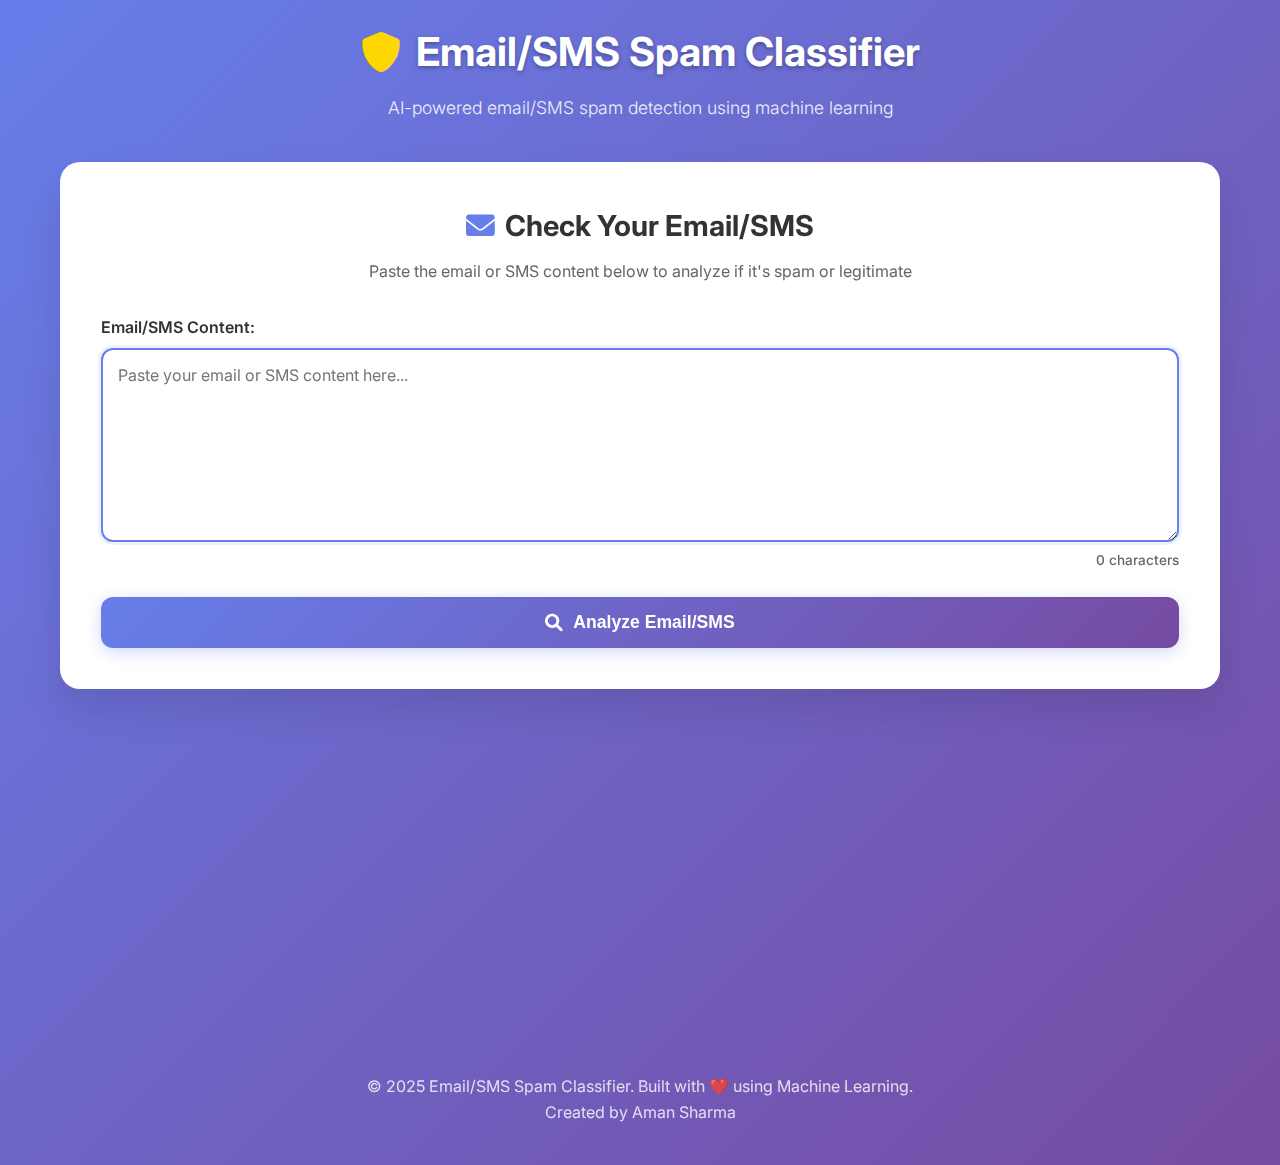
<file: index.html>
<!DOCTYPE html>
<html lang="en">
<head>
    <meta charset="UTF-8">
    <meta name="viewport" content="width=device-width, initial-scale=1.0">
    <title>Email/SMS Spam Classifier</title>
    <link rel="stylesheet" href="styles.css">
    <link href="https://fonts.googleapis.com/css2?family=Inter:wght@300;400;500;600;700&display=swap" rel="stylesheet">
    <link rel="stylesheet" href="https://cdnjs.cloudflare.com/ajax/libs/font-awesome/6.0.0/css/all.min.css">
</head>
<body>
    <div class="container">
        <header class="header">
            <div class="logo">
                <i class="fas fa-shield-alt"></i>
                <h1>Email/SMS Spam Classifier</h1>
            </div>
            <p class="subtitle">AI-powered email/SMS spam detection using machine learning</p>
        </header>

        <main class="main-content">
            <div class="classifier-card">
                <div class="card-header">
                    <h2><i class="fas fa-envelope"></i> Check Your Email/SMS</h2>
                    <p>Paste the email or SMS content below to analyze if it's spam or legitimate</p>
                </div>

                <form id="spamForm" class="form">
                    <div class="input-group">
                        <label for="emailText">Email/SMS Content:</label>
                        <textarea 
                            id="emailText" 
                            name="emailText" 
                            placeholder="Paste your email or SMS content here..."
                            rows="8"
                            required
                        ></textarea>
                        <div class="char-counter">
                            <span id="charCount">0</span> characters
                        </div>
                    </div>

                    <button type="submit" class="submit-btn" id="submitBtn">
                        <i class="fas fa-search"></i>
                        Analyze Email/SMS
                    </button>
                </form>

                <div id="result" class="result-section" style="display: none;">
                    <div class="result-header">
                        <h3>Analysis Result</h3>
                    </div>
                    <div id="resultContent" class="result-content">
                        <!-- Result will be inserted here -->
                    </div>
                </div>

                <div id="loading" class="loading" style="display: none;">
                    <div class="spinner"></div>
                    <p>Analyzing your email/SMS...</p>
                </div>
            </div>

            <div class="info-cards">
                <div class="info-card">
                    <div class="info-icon">
                        <i class="fas fa-robot"></i>
                    </div>
                    <h3>AI Powered</h3>
                    <p>Uses advanced machine learning algorithms to detect spam patterns with high accuracy.</p>
                </div>

                <div class="info-card">
                    <div class="info-icon">
                        <i class="fas fa-bolt"></i>
                    </div>
                    <h3>Fast Analysis</h3>
                    <p>Get instant results with our optimized classification system.</p>
                </div>

                <div class="info-card">
                    <div class="info-icon">
                        <i class="fas fa-lock"></i>
                    </div>
                    <h3>Privacy First</h3>
                    <p>Your email/SMS content is processed securely and not stored on our servers.</p>
                </div>
            </div>
        </main>

        <footer class="footer">
            <p>&copy; 2025 Email/SMS Spam Classifier. Built with ❤️ using Machine Learning.<br>Created by Aman Sharma</p>
        </footer>
    </div>

    <script src="script.js"></script>
</body>
</html>
</file>
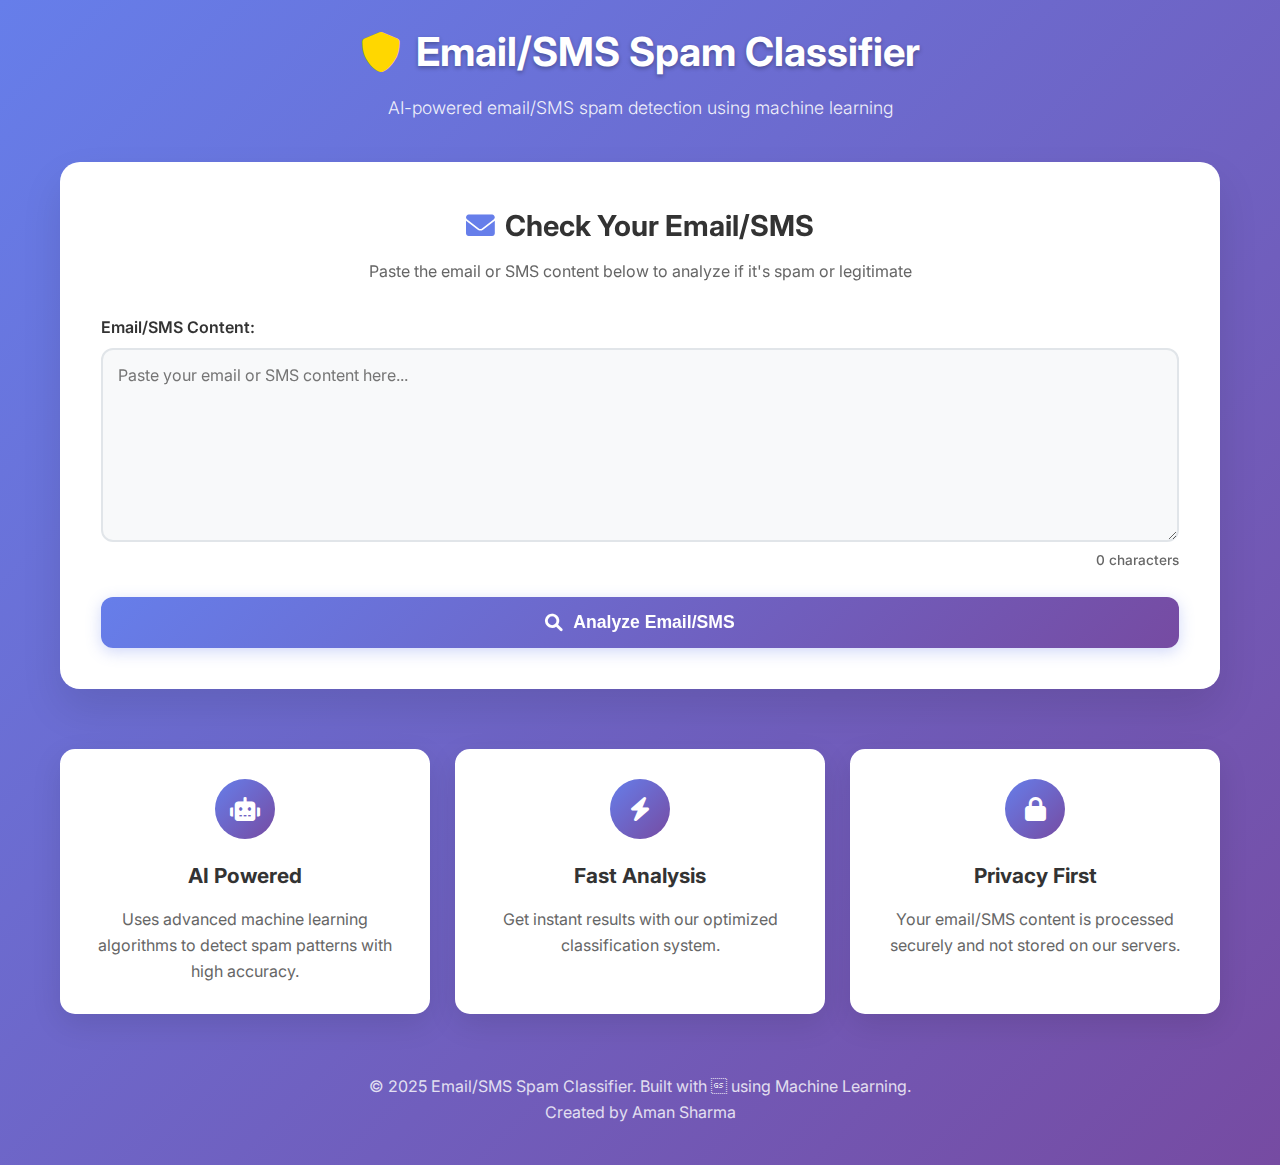
<file: backend/static/index.html>
<!DOCTYPE html>
<html lang="en">
<head>
    <meta charset="UTF-8">
    <meta name="viewport" content="width=device-width, initial-scale=1.0">
    <title>Email/SMS Spam Classifier</title>
    <link rel="stylesheet" href="styles.css">
    <link href="https://fonts.googleapis.com/css2?family=Inter:wght@300;400;500;600;700&display=swap" rel="stylesheet">
    <link rel="stylesheet" href="https://cdnjs.cloudflare.com/ajax/libs/font-awesome/6.0.0/css/all.min.css">
</head>
<body>
    <div class="container">
        <header class="header">
            <div class="logo">
                <i class="fas fa-shield-alt"></i>
                <h1>Email/SMS Spam Classifier</h1>
            </div>
            <p class="subtitle">AI-powered email/SMS spam detection using machine learning</p>
        </header>

        <main class="main-content">
            <div class="classifier-card">
                <div class="card-header">
                    <h2><i class="fas fa-envelope"></i> Check Your Email/SMS</h2>
                    <p>Paste the email or SMS content below to analyze if it's spam or legitimate</p>
                </div>

                <form id="spamForm" class="form">
                    <div class="input-group">
                        <label for="emailText">Email/SMS Content:</label>
                        <textarea 
                            id="emailText" 
                            name="emailText" 
                            placeholder="Paste your email or SMS content here..."
                            rows="8"
                            required
                        ></textarea>
                        <div class="char-counter">
                            <span id="charCount">0</span> characters
                        </div>
                    </div>

                    <button type="submit" class="submit-btn" id="submitBtn">
                        <i class="fas fa-search"></i>
                        Analyze Email/SMS
                    </button>
                </form>

                <div id="result" class="result-section" style="display: none;">
                    <div class="result-header">
                        <h3>Analysis Result</h3>
                    </div>
                    <div id="resultContent" class="result-content">
                        <!-- Result will be inserted here -->
                    </div>
                </div>

                <div id="loading" class="loading" style="display: none;">
                    <div class="spinner"></div>
                    <p>Analyzing your email/SMS...</p>
                </div>
            </div>

            <div class="info-cards">
                <div class="info-card">
                    <div class="info-icon">
                        <i class="fas fa-robot"></i>
                    </div>
                    <h3>AI Powered</h3>
                    <p>Uses advanced machine learning algorithms to detect spam patterns with high accuracy.</p>
                </div>

                <div class="info-card">
                    <div class="info-icon">
                        <i class="fas fa-bolt"></i>
                    </div>
                    <h3>Fast Analysis</h3>
                    <p>Get instant results with our optimized classification system.</p>
                </div>

                <div class="info-card">
                    <div class="info-icon">
                        <i class="fas fa-lock"></i>
                    </div>
                    <h3>Privacy First</h3>
                    <p>Your email/SMS content is processed securely and not stored on our servers.</p>
                </div>
            </div>
        </main>

        <footer class="footer">
            <p>&copy; 2025 Email/SMS Spam Classifier. Built with  using Machine Learning.<br>Created by Aman Sharma</p>
        </footer>
    </div>

    <script src="script.js"></script>
</body>
</html>
</file>
<file: styles.css>
/* Reset and base styles */
* {
    margin: 0;
    padding: 0;
    box-sizing: border-box;
}

body {
    font-family: 'Inter', sans-serif;
    background: linear-gradient(135deg, #667eea 0%, #764ba2 100%);
    min-height: 100vh;
    color: #333;
    line-height: 1.6;
}

.container {
    max-width: 1200px;
    margin: 0 auto;
    padding: 20px;
    min-height: 100vh;
    display: flex;
    flex-direction: column;
}

/* Header styles */
.header {
    text-align: center;
    margin-bottom: 40px;
    color: white;
}

.logo {
    display: flex;
    align-items: center;
    justify-content: center;
    gap: 15px;
    margin-bottom: 10px;
}

.logo i {
    font-size: 2.5rem;
    color: #ffd700;
}

.logo h1 {
    font-size: 2.5rem;
    font-weight: 700;
    text-shadow: 0 2px 4px rgba(0,0,0,0.3);
}

.subtitle {
    font-size: 1.1rem;
    opacity: 0.9;
    font-weight: 300;
}

/* Main content */
.main-content {
    flex: 1;
    display: flex;
    flex-direction: column;
    gap: 40px;
}

/* Classifier card */
.classifier-card {
    background: white;
    border-radius: 20px;
    padding: 40px;
    box-shadow: 0 20px 40px rgba(0,0,0,0.1);
    backdrop-filter: blur(10px);
    border: 1px solid rgba(255,255,255,0.2);
}

.card-header {
    text-align: center;
    margin-bottom: 30px;
}

.card-header h2 {
    font-size: 1.8rem;
    color: #333;
    margin-bottom: 10px;
    display: flex;
    align-items: center;
    justify-content: center;
    gap: 10px;
}

.card-header h2 i {
    color: #667eea;
}

.card-header p {
    color: #666;
    font-size: 1rem;
}

/* Form styles */
.form {
    display: flex;
    flex-direction: column;
    gap: 25px;
}

.input-group {
    display: flex;
    flex-direction: column;
    gap: 8px;
}

.input-group label {
    font-weight: 600;
    color: #333;
    font-size: 1rem;
}

.input-group textarea {
    width: 100%;
    padding: 15px;
    border: 2px solid #e1e5e9;
    border-radius: 12px;
    font-family: inherit;
    font-size: 1rem;
    resize: vertical;
    transition: all 0.3s ease;
    background: #f8f9fa;
}

.input-group textarea:focus {
    outline: none;
    border-color: #667eea;
    background: white;
    box-shadow: 0 0 0 3px rgba(102, 126, 234, 0.1);
}

.char-counter {
    text-align: right;
    font-size: 0.85rem;
    color: #666;
    font-weight: 500;
}

/* Submit button */
.submit-btn {
    background: linear-gradient(135deg, #667eea 0%, #764ba2 100%);
    color: white;
    border: none;
    padding: 15px 30px;
    border-radius: 12px;
    font-size: 1.1rem;
    font-weight: 600;
    cursor: pointer;
    transition: all 0.3s ease;
    display: flex;
    align-items: center;
    justify-content: center;
    gap: 10px;
    box-shadow: 0 4px 15px rgba(102, 126, 234, 0.3);
}

.submit-btn:hover {
    transform: translateY(-2px);
    box-shadow: 0 8px 25px rgba(102, 126, 234, 0.4);
}

.submit-btn:active {
    transform: translateY(0);
}

.submit-btn:disabled {
    opacity: 0.6;
    cursor: not-allowed;
    transform: none;
}

/* Result section */
.result-section {
    margin-top: 30px;
    padding: 25px;
    border-radius: 15px;
    border: 2px solid #e1e5e9;
    background: #f8f9fa;
}

.result-header h3 {
    color: #333;
    margin-bottom: 15px;
    font-size: 1.3rem;
}

.result-content {
    display: flex;
    align-items: center;
    gap: 15px;
    padding: 15px;
    border-radius: 10px;
    font-weight: 600;
    font-size: 1.1rem;
}

.result-spam {
    background: #ffe6e6;
    color: #d63031;
    border: 1px solid #fab1a0;
}

.result-not-spam {
    background: #e6ffe6;
    color: #00b894;
    border: 1px solid #55a3ff;
}

.result-icon {
    font-size: 1.5rem;
}

/* Loading animation */
.loading {
    text-align: center;
    padding: 30px;
}

.spinner {
    width: 40px;
    height: 40px;
    border: 4px solid #f3f3f3;
    border-top: 4px solid #667eea;
    border-radius: 50%;
    animation: spin 1s linear infinite;
    margin: 0 auto 15px;
}

@keyframes spin {
    0% { transform: rotate(0deg); }
    100% { transform: rotate(360deg); }
}

.loading p {
    color: #666;
    font-weight: 500;
}

/* Info cards */
.info-cards {
    display: grid;
    grid-template-columns: repeat(auto-fit, minmax(300px, 1fr));
    gap: 25px;
    margin-top: 20px;
}

.info-card {
    background: white;
    padding: 30px;
    border-radius: 15px;
    text-align: center;
    box-shadow: 0 10px 30px rgba(0,0,0,0.1);
    transition: transform 0.3s ease;
}

.info-card:hover {
    transform: translateY(-5px);
}

.info-icon {
    width: 60px;
    height: 60px;
    background: linear-gradient(135deg, #667eea 0%, #764ba2 100%);
    border-radius: 50%;
    display: flex;
    align-items: center;
    justify-content: center;
    margin: 0 auto 20px;
}

.info-icon i {
    font-size: 1.5rem;
    color: white;
}

.info-card h3 {
    color: #333;
    margin-bottom: 15px;
    font-size: 1.3rem;
}

.info-card p {
    color: #666;
    line-height: 1.6;
}

/* Footer */
.footer {
    text-align: center;
    margin-top: 40px;
    padding: 20px;
    color: white;
    opacity: 0.8;
}

/* Responsive design */
@media (max-width: 768px) {
    .container {
        padding: 15px;
    }
    
    .logo h1 {
        font-size: 2rem;
    }
    
    .classifier-card {
        padding: 25px;
    }
    
    .info-cards {
        grid-template-columns: 1fr;
    }
    
    .card-header h2 {
        font-size: 1.5rem;
    }
}

@media (max-width: 480px) {
    .logo {
        flex-direction: column;
        gap: 10px;
    }
    
    .logo h1 {
        font-size: 1.8rem;
    }
    
    .classifier-card {
        padding: 20px;
    }
    
    .submit-btn {
        padding: 12px 25px;
        font-size: 1rem;
    }
}

/* Animation for result appearance */
@keyframes fadeInUp {
    from {
        opacity: 0;
        transform: translateY(20px);
    }
    to {
        opacity: 1;
        transform: translateY(0);
    }
}

.result-section {
    animation: fadeInUp 0.5s ease-out;
}
</file>
<file: backend/static/styles.css>
/* Reset and base styles */
* {
    margin: 0;
    padding: 0;
    box-sizing: border-box;
}

body {
    font-family: 'Inter', sans-serif;
    background: linear-gradient(135deg, #667eea 0%, #764ba2 100%);
    min-height: 100vh;
    color: #333;
    line-height: 1.6;
}

.container {
    max-width: 1200px;
    margin: 0 auto;
    padding: 20px;
    min-height: 100vh;
    display: flex;
    flex-direction: column;
}

/* Header styles */
.header {
    text-align: center;
    margin-bottom: 40px;
    color: white;
}

.logo {
    display: flex;
    align-items: center;
    justify-content: center;
    gap: 15px;
    margin-bottom: 10px;
}

.logo i {
    font-size: 2.5rem;
    color: #ffd700;
}

.logo h1 {
    font-size: 2.5rem;
    font-weight: 700;
    text-shadow: 0 2px 4px rgba(0,0,0,0.3);
}

.subtitle {
    font-size: 1.1rem;
    opacity: 0.9;
    font-weight: 300;
}

/* Main content */
.main-content {
    flex: 1;
    display: flex;
    flex-direction: column;
    gap: 40px;
}

/* Classifier card */
.classifier-card {
    background: white;
    border-radius: 20px;
    padding: 40px;
    box-shadow: 0 20px 40px rgba(0,0,0,0.1);
    backdrop-filter: blur(10px);
    border: 1px solid rgba(255,255,255,0.2);
}

.card-header {
    text-align: center;
    margin-bottom: 30px;
}

.card-header h2 {
    font-size: 1.8rem;
    color: #333;
    margin-bottom: 10px;
    display: flex;
    align-items: center;
    justify-content: center;
    gap: 10px;
}

.card-header h2 i {
    color: #667eea;
}

.card-header p {
    color: #666;
    font-size: 1rem;
}

/* Form styles */
.form {
    display: flex;
    flex-direction: column;
    gap: 25px;
}

.input-group {
    display: flex;
    flex-direction: column;
    gap: 8px;
}

.input-group label {
    font-weight: 600;
    color: #333;
    font-size: 1rem;
}

.input-group textarea {
    width: 100%;
    padding: 15px;
    border: 2px solid #e1e5e9;
    border-radius: 12px;
    font-family: inherit;
    font-size: 1rem;
    resize: vertical;
    transition: all 0.3s ease;
    background: #f8f9fa;
}

.input-group textarea:focus {
    outline: none;
    border-color: #667eea;
    background: white;
    box-shadow: 0 0 0 3px rgba(102, 126, 234, 0.1);
}

.char-counter {
    text-align: right;
    font-size: 0.85rem;
    color: #666;
    font-weight: 500;
}

/* Submit button */
.submit-btn {
    background: linear-gradient(135deg, #667eea 0%, #764ba2 100%);
    color: white;
    border: none;
    padding: 15px 30px;
    border-radius: 12px;
    font-size: 1.1rem;
    font-weight: 600;
    cursor: pointer;
    transition: all 0.3s ease;
    display: flex;
    align-items: center;
    justify-content: center;
    gap: 10px;
    box-shadow: 0 4px 15px rgba(102, 126, 234, 0.3);
}

.submit-btn:hover {
    transform: translateY(-2px);
    box-shadow: 0 8px 25px rgba(102, 126, 234, 0.4);
}

.submit-btn:active {
    transform: translateY(0);
}

.submit-btn:disabled {
    opacity: 0.6;
    cursor: not-allowed;
    transform: none;
}

/* Result section */
.result-section {
    margin-top: 30px;
    padding: 25px;
    border-radius: 15px;
    border: 2px solid #e1e5e9;
    background: #f8f9fa;
    animation: fadeInUp 0.5s ease-out;
}

.result-header h3 {
    color: #333;
    margin-bottom: 15px;
    font-size: 1.3rem;
}

.result-content {
    display: flex;
    align-items: center;
    gap: 15px;
    padding: 15px;
    border-radius: 10px;
    font-weight: 600;
    font-size: 1.1rem;
}

.result-spam {
    background: #ffe6e6;
    color: #d63031;
    border: 1px solid #fab1a0;
}

.result-not-spam {
    background: #e6ffe6;
    color: #00b894;
    border: 1px solid #55a3ff;
}

.result-icon {
    font-size: 1.5rem;
}

.loading {
    text-align: center;
    padding: 30px;
}

.spinner {
    width: 40px;
    height: 40px;
    border: 4px solid #f3f3f3;
    border-top: 4px solid #667eea;
    border-radius: 50%;
    animation: spin 1s linear infinite;
    margin: 0 auto 15px;
}

@keyframes spin {
    0% { transform: rotate(0deg); }
    100% { transform: rotate(360deg); }
}

.loading p {
    color: #666;
    font-weight: 500;
}

.info-cards {
    display: grid;
    grid-template-columns: repeat(auto-fit, minmax(300px, 1fr));
    gap: 25px;
    margin-top: 20px;
}

.info-card {
    background: white;
    padding: 30px;
    border-radius: 15px;
    text-align: center;
    box-shadow: 0 10px 30px rgba(0,0,0,0.1);
    transition: transform 0.3s ease;
}

.info-card:hover {
    transform: translateY(-5px);
}

.info-icon {
    width: 60px;
    height: 60px;
    background: linear-gradient(135deg, #667eea 0%, #764ba2 100%);
    border-radius: 50%;
    display: flex;
    align-items: center;
    justify-content: center;
    margin: 0 auto 20px;
}

.info-icon i {
    font-size: 1.5rem;
    color: white;
}

.info-card h3 {
    color: #333;
    margin-bottom: 15px;
    font-size: 1.3rem;
}

.info-card p {
    color: #666;
    line-height: 1.6;
}

.footer {
    text-align: center;
    margin-top: 40px;
    padding: 20px;
    color: white;
    opacity: 0.8;
}

@media (max-width: 768px) {
    .container {
        padding: 15px;
    }
    
    .logo h1 {
        font-size: 2rem;
    }
    
    .classifier-card {
        padding: 25px;
    }
    
    .info-cards {
        grid-template-columns: 1fr;
    }
    
    .card-header h2 {
        font-size: 1.5rem;
    }
}

@media (max-width: 480px) {
    .logo {
        flex-direction: column;
        gap: 10px;
    }
    
    .logo h1 {
        font-size: 1.8rem;
    }
    
    .classifier-card {
        padding: 20px;
    }
    
    .submit-btn {
        padding: 12px 25px;
        font-size: 1rem;
    }
}

@keyframes fadeInUp {
    from {
        opacity: 0;
        transform: translateY(20px);
    }
    to {
        opacity: 1;
        transform: translateY(0);
    }
}
</file>
